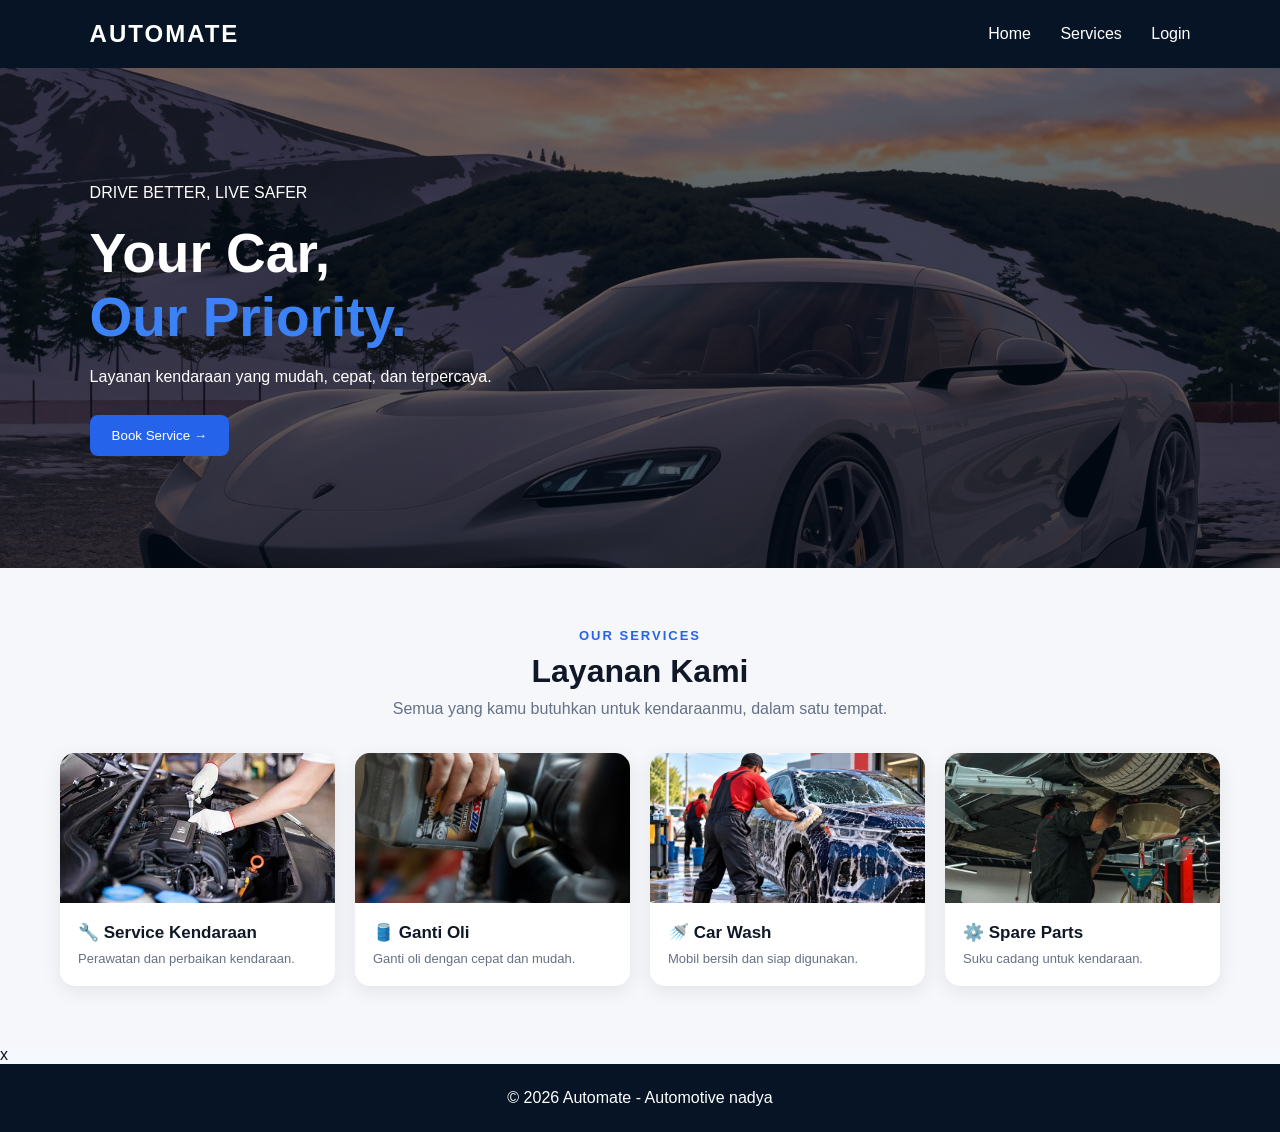
<file: NADYA PW/index.html>
<!DOCTYPE html>
<html lang="id">

<head>
    <meta charset="UTF-8">
    <meta name="viewport" content="width=device-width, initial-scale=1.0">

    <title>Automate</title>

    <link rel="stylesheet" href="css/style.css">
</head>
<body>

    <nav>
        <h1>AUTOMATE</h1>

        <div>
            <a href="index.html">Home</a>
            <a href="#services">Services</a>
            <a href="login.html">Login</a>
        </div>
    </nav>


    <section class="hero">

        <div>
            <p>DRIVE BETTER, LIVE SAFER</p>

            <h2>
                Your Car,<br>
                <span>Our Priority.</span>
            </h2>

            <p>
                Layanan kendaraan yang mudah,
                cepat, dan terpercaya.
            </p>

         <button id="bookBtn" type="button">
    Book Service →
</button>
        </div>

    </section>


 <section class="services" id="services">

    <p class="section-title">OUR SERVICES</p>
    <h2 id="judulLayanan">Layanan Kami</h2>
    <p class="section-desc">
        Semua yang kamu butuhkan untuk kendaraanmu, dalam satu tempat.
    </p>

    <div class="service-list">

        <div class="service-card">
            <img src="image/service.jpg" alt="Service Kendaraan">
            <h3>🔧 Service Kendaraan</h3>
            <p>Perawatan dan perbaikan kendaraan.</p>
        </div>

        <div class="service-card">
            <img src="image/gantioli.jpg" alt="Ganti Oli">
            <h3>🛢️ Ganti Oli</h3>
            <p>Ganti oli dengan cepat dan mudah.</p>
        </div>

        <div class="service-card">
            <img src="image/wash.jpg" alt="Car Wash">
            <h3>🚿 Car Wash</h3>
            <p>Mobil bersih dan siap digunakan.</p>
        </div>

        <div class="service-card">
            <img src="image/sparepats.jpg" alt="Spare Parts">
            <h3>⚙️ Spare Parts</h3>
            <p>Suku cadang untuk kendaraan.</p>
        </div>

    </div>

</section>x

<footer>
    © 2026 Automate - Automotive nadya
</footer>

<div id="toast" class="toast"></div>

<script src="js/script.js"></script>
</body>
</html>
</file>
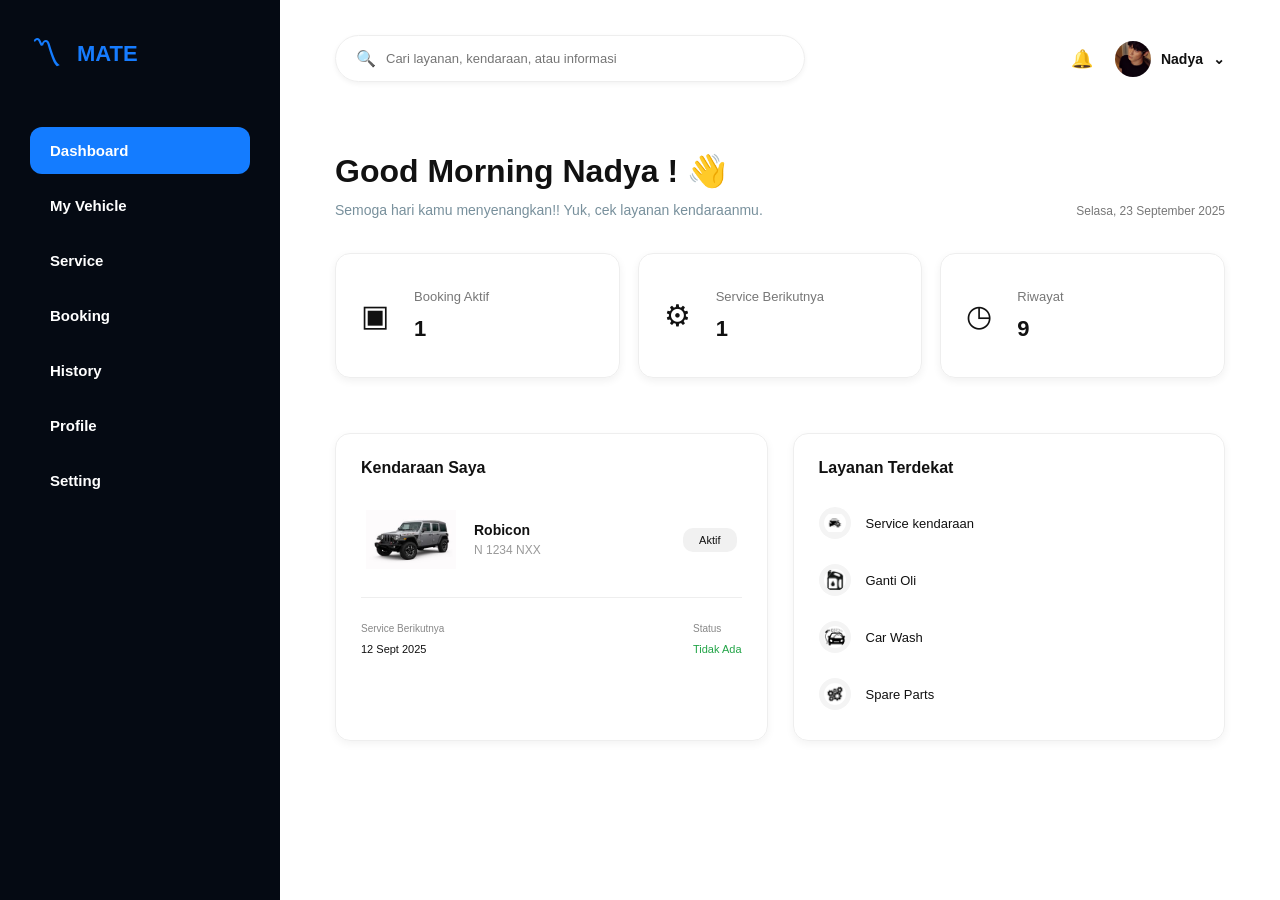
<file: NADYA PW/dashboard.html>
<!DOCTYPE html>
<html lang="id">
<head>
    <meta charset="UTF-8">
    <meta name="viewport" content="width=device-width, initial-scale=1.0">
    <title>MATE Dashboard</title>

    <link rel="stylesheet" href="css/dashboard.css">
</head>

<body>

    <!-- SIDEBAR -->
    <aside class="sidebar">

        <div class="logo">
            <span>〽</span>
            <b>MATE</b>
        </div>

        <nav>
            <a href="#" class="active">Dashboard</a>
            <a href="#">My Vehicle</a>
            <a href="#">Service</a>
            <a href="#">Booking</a>
            <a href="#">History</a>
            <a href="#">Profile</a>
            <a href="#">Setting</a>
        </nav>

    </aside>


    <!-- KONTEN UTAMA -->
    <main class="main">

        <!-- TOP BAR -->
        <header class="topbar">

            <div class="search">
                🔍
                <input
                    type="text"
                    placeholder="Cari layanan, kendaraan, atau informasi">
            </div>

            <div class="profile">

                <span class="bell">🔔</span>

                <img
                    src="image/Juyeon.jpg"
                    alt="Profile"
                    class="profile-photo">

                <span>Nadya</span>
                <span>⌄</span>

            </div>

        </header>


        <!-- SAPAAN -->
        <section class="welcome">

            <div>
                <h1>Good Morning Nadya ! 👋</h1>

                <p>
                    Semoga hari kamu menyenangkan!!
                    Yuk, cek layanan kendaraanmu.
                </p>
            </div>

            <span class="date">
                Selasa, 23 September 2025
            </span>

        </section>


        <!-- STATISTIK -->
        <section class="stats">

            <div class="stat-card">

                <div class="stat-icon">▣</div>

                <div>
                    <p>Booking Aktif</p>
                    <h2>1</h2>
                </div>

            </div>


            <div class="stat-card">

                <div class="stat-icon">⚙</div>

                <div>
                    <p>Service Berikutnya</p>
                    <h2>1</h2>
                </div>

            </div>


            <div class="stat-card">

                <div class="stat-icon">◷</div>

                <div>
                    <p>Riwayat</p>
                    <h2>9</h2>
                </div>

            </div>

        </section>


        <!-- BAGIAN BAWAH -->
        <section class="bottom">

            <!-- KENDARAAN -->
            <div class="box">

                <h3>Kendaraan Saya</h3>

                <div class="vehicle">

                    <img
                        src="image/robicon.jpg"
                        alt="Robicon"
                        class="car-photo">

                    <div class="vehicle-name">

                        <h4>Robicon</h4>

                        <p>N 1234 NXX</p>

                    </div>

                    <span class="vehicle-status">
                        Aktif
                    </span>

                </div>


                <div class="vehicle-detail">

                    <div>
                        <small>Service Berikutnya</small>
                        <p>12 Sept 2025</p>
                    </div>

                    <div>
                        <small>Status</small>
                        <p class="green">Tidak Ada</p>
                    </div>

                </div>

            </div>


            <!-- LAYANAN -->
            <div class="box">

                <h3>Layanan Terdekat</h3>

                <div class="service-list">

                    <div class="service-item">

                        <img
                            src="image/servicekendaraan.jpg "
                            alt="Service">

                        <span>
                            Service kendaraan
                        </span>

                    </div>


                    <div class="service-item">

                        <img
                            src="image/oli.jpg"
                            alt="Ganti Oli">

                        <span>
                            Ganti Oli
                        </span>

                    </div>


                    <div class="service-item">

                        <img
                            src="image/carwash.jpg"
                            alt="Car Wash">

                        <span>
                            Car Wash
                        </span>

                    </div>


                    <div class="service-item">

                        <img
                            src="image/spareptas.jpg"
                            alt="Spare Parts">

                        <span>
                            Spare Parts
                        </span>

                    </div>

                </div>

            </div>

        </section>

    </main>

</body>
</html>
</file>
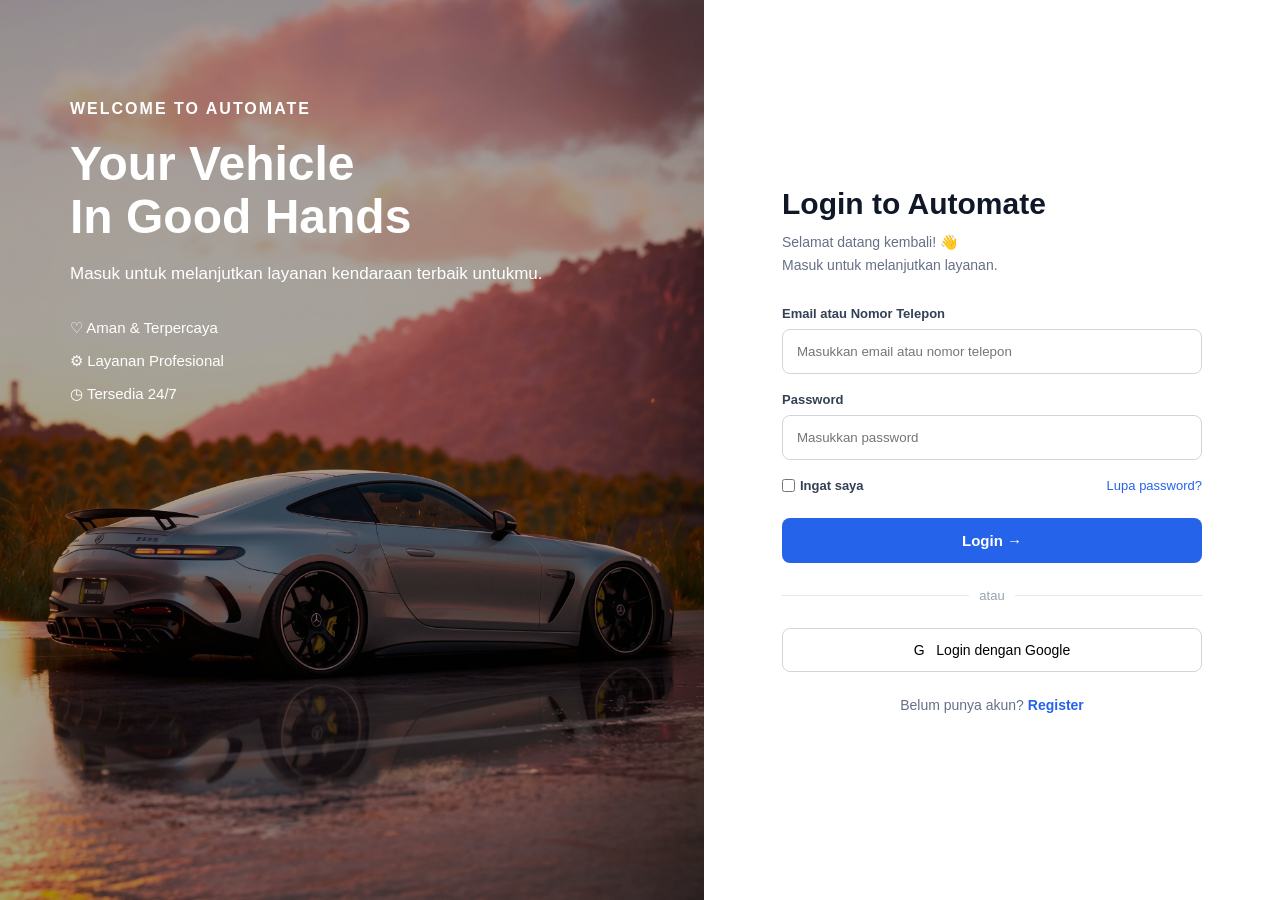
<file: NADYA PW/login.html>
<!DOCTYPE html>
<html lang="id">
<head>
    <meta charset="UTF-8">
    <meta name="viewport" content="width=device-width, initial-scale=1.0">

    <title>Login - Automate</title>

    <link rel="stylesheet" href="css/login.css">
</head>

<body>

    <div class="login-container">

        <!-- BAGIAN FOTO -->
        <div class="left">
            <div class="overlay">
                <h4>WELCOME TO AUTOMATE</h4>

                <h1>Your Vehicle<br>In Good Hands</h1>

                <p>
                    Masuk untuk melanjutkan layanan kendaraan terbaik untukmu.
                </p>

                <div class="features">
                    <span>♡ Aman & Terpercaya</span>
                    <span>⚙ Layanan Profesional</span>
                    <span>◷ Tersedia 24/7</span>
                </div>
            </div>
        </div>


        <!-- BAGIAN LOGIN -->
        <div class="right">

            <div class="login-box">

                <h2>Login to Automate</h2>

                <p class="welcome">
                    Selamat datang kembali! 👋<br>
                    Masuk untuk melanjutkan layanan.
                </p>

                <form>

                    <label>Email atau Nomor Telepon</label>

                    <input 
                        type="text" 
                        placeholder="Masukkan email atau nomor telepon"
                    >


                    <label>Password</label>

                    <input 
                        type="password" 
                        placeholder="Masukkan password"
                    >


                    <div class="remember">
                        <label>
                            <input type="checkbox">
                            Ingat saya
                        </label>

                        <a href="#">Lupa password?</a>
                    </div>


                    <button type="submit">
                        Login →
                    </button>

                </form>


                <div class="or">
                    <span>atau</span>
                </div>


                <button class="google">
                    G &nbsp; Login dengan Google
                </button>


                <p class="register">
                    Belum punya akun?
                    <a href="#">Register</a>
                </p>

            </div>

        </div>

    </div>

</body>
</html>
</file>
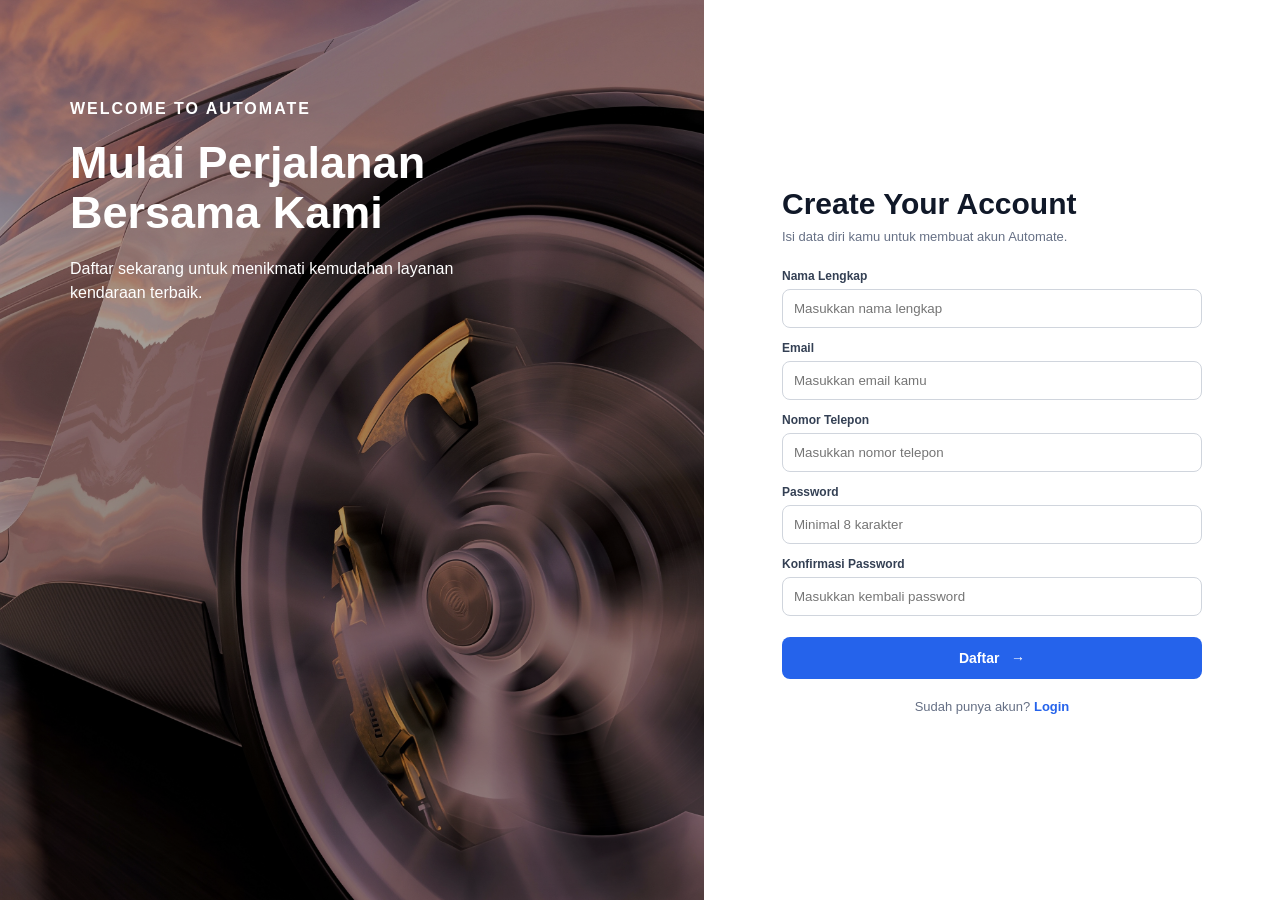
<file: NADYA PW/register.html>
<!DOCTYPE html>
<html lang="id">
<head>
    <meta charset="UTF-8">
    <meta name="viewport" content="width=device-width, initial-scale=1.0">

    <title>Register - Automate</title>

    <link rel="stylesheet" href="css/register.css">
</head>

<body>

    <div class="register-container">

        <!-- FOTO KIRI -->
        <div class="left">

            <div class="overlay">

                <h4>WELCOME TO AUTOMATE</h4>

                <h1>Mulai Perjalanan<br>Bersama Kami</h1>

                <p>
                    Daftar sekarang untuk menikmati kemudahan
                    layanan kendaraan terbaik.
                </p>

            </div>

        </div>


        <!-- FORM REGISTER -->
        <div class="right">

            <div class="register-box">

                <h2>Create Your Account</h2>

                <p class="subtitle">
                    Isi data diri kamu untuk membuat akun Automate.
                </p>


                <form>

                    <label>Nama Lengkap</label>

                    <input
                        type="text"
                        placeholder="Masukkan nama lengkap"
                    >


                    <label>Email</label>

                    <input
                        type="email"
                        placeholder="Masukkan email kamu"
                    >


                    <label>Nomor Telepon</label>

                    <input
                        type="text"
                        placeholder="Masukkan nomor telepon"
                    >


                    <label>Password</label>

                    <input
                        type="password"
                        placeholder="Minimal 8 karakter"
                    >


                    <label>Konfirmasi Password</label>

                    <input
                        type="password"
                        placeholder="Masukkan kembali password"
                    >


                    <button type="submit">
                        Daftar &nbsp; →
                    </button>

                </form>


                <p class="login">
                    Sudah punya akun?
                    <a href="login.html">Login</a>
                </p>

            </div>

        </div>

    </div>

</body>
</html>
</file>
<file: NADYA PW/css/style.css>
* {
    margin: 0;
    padding: 0;
    box-sizing: border-box;
}

body {
    font-family: Arial, sans-serif;
    background: #f5f8fc;
    color: #0b1220;
}


/* NAVBAR */

nav {
    background: #071426;
    color: white;

    padding: 20px 7%;

    display: flex;
    justify-content: space-between;
    align-items: center;
}

nav h1 {
    letter-spacing: 2px;
}

nav a {
    color: white;
    text-decoration: none;
    margin-left: 25px;
}


/* HERO */

.hero {
    min-height: 500px;

    padding: 80px 7%;

    display: flex;
    align-items: center;

    color: white;

    background:
        linear-gradient(
            rgba(3, 12, 25, .55),
            rgba(3, 12, 25, .70)
        ),
        url("../image/mobil.jpeg") center/cover;
}

.hero h2 {
    font-size: 55px;
    margin: 15px 0;
}

.hero h2 span {
    color: #3b82f6;
}

.hero p {
    line-height: 1.6;
}

button {
    margin-top: 25px;

    padding: 13px 22px;

    border: none;
    border-radius: 8px;

    background: #2563eb;
    color: white;

    cursor: pointer;
}


/* SERVICES */

.services {
    padding: 60px 7%;
    text-align: center;
}

.services h2 {
    margin: 10px 0 30px;
}

.service-list {
    display: grid;
    grid-template-columns: repeat(4, 1fr);
    gap: 20px;
}

.card {
    background: white;
    padding: 25px;

    border-radius: 15px;

    box-shadow: 0 5px 20px #00000015;
}

.card h3 {
    margin: 15px 0 10px;
}

.card p {
    color: #64748b;
}


/* FOOTER */

footer {
    padding: 25px;

    text-align: center;

    background: #071426;
    color: white;
}


/* HP */

@media (max-width: 700px) {

    nav {
        flex-direction: column;
        gap: 15px;
    }

    .service-list {
        grid-template-columns: 1fr 1fr;
    }

    .hero h2 {
        font-size: 40px;
    }
}

.services {
    padding: 60px;
    background: #f5f7fb;
    text-align: center;
}

.section-title {
    color: #2563eb;
    font-size: 13px;
    font-weight: bold;
    letter-spacing: 2px;
}

.services h2 {
    font-size: 32px;
    margin: 10px 0;
    color: #101828;
}

.section-desc {
    color: #667085;
    margin-bottom: 35px;
}

.service-list {
    display: grid;
    grid-template-columns: repeat(4, 1fr);
    gap: 20px;
}

.service-card {
    background: white;
    border-radius: 15px;
    overflow: hidden;
    text-align: left;
    box-shadow: 0 5px 20px rgba(0,0,0,0.08);
}

.service-card img {
    width: 100%;
    height: 150px;
    object-fit: cover;
}

.service-card h3 {
    font-size: 17px;
    margin: 15px 18px 8px;
    color: #101828;
}

.service-card p {
    font-size: 13px;
    color: #667085;
    margin: 0 18px 20px;
}
/* ================= DASHBOARD ================= */

.dashboard {
    display: flex;
    min-height: 100vh;
    background: #f4f7fc;
}

.sidebar {
    width: 230px;
    background: #06152b;
    color: white;
    padding: 30px 20px;
}

.sidebar h2 {
    margin-bottom: 40px;
}

.sidebar a {
    display: block;
    color: white;
    text-decoration: none;
    padding: 12px;
    margin-bottom: 8px;
    border-radius: 8px;
}

.sidebar a:hover,
.sidebar .active {
    background: #1769ff;
}

.user {
    margin-top: 80px;
    display: flex;
    flex-direction: column;
}

.user small {
    color: #9caec8;
}


/* KONTEN */

.dashboard-content {
    flex: 1;
    padding: 40px;
}

.dashboard-content h1 {
    color: #071a38;
}

.dashboard-content > p {
    color: #64748b;
}


/* CARD */

.dashboard-cards {
    display: grid;
    grid-template-columns: repeat(3, 1fr);
    gap: 20px;
    margin: 30px 0;
}

.dash-card {
    background: white;
    padding: 25px;
    border-radius: 12px;
    box-shadow: 0 5px 20px #0000000d;
}

.dash-card h3 {
    color: #64748b;
}

.dash-card strong {
    font-size: 30px;
    color: #1769ff;
}


/* KENDARAAN */

.vehicle-box,
.crud-box {
    background: white;
    padding: 25px;
    border-radius: 12px;
    margin-bottom: 25px;
}

.vehicle {
    display: flex;
    justify-content: space-between;
    align-items: center;
}

.vehicle span {
    background: #dcfce7;
    color: #15803d;
    padding: 6px 12px;
    border-radius: 20px;
}


/* CRUD */

.crud-box > button {
    background: #1769ff;
    color: white;
    border: none;
    padding: 10px 15px;
    border-radius: 7px;
    cursor: pointer;
    margin-bottom: 20px;
}

table {
    width: 100%;
    border-collapse: collapse;
}

th,
td {
    padding: 14px;
    border-bottom: 1px solid #e5e7eb;
    text-align: left;
}

th {
    color: #475569;
}

td button {
    border: none;
    padding: 7px 10px;
    border-radius: 5px;
    cursor: pointer;
}

td button:first-child {
    background: #dbeafe;
    color: #1769ff;
}

td button:last-child {
    background: #fee2e2;
    color: #dc2626;
}


/* RESPONSIVE */

@media (max-width: 768px) {

    .dashboard {
        flex-direction: column;
    }

    .sidebar {
        width: auto;
    }

    .dashboard-cards {
        grid-template-columns: 1fr;
    }

    .dashboard-content {
        padding: 20px;
        overflow-x: auto;
    }

    table {
        min-width: 600px;
    }
}

/* Kartu layanan */
.service-card {
    cursor: pointer;
    transition: 0.3s;
}

.service-card.selected {
    border: 2px solid #f39c12;
    transform: translateY(-5px);
}

/* Toast */
.toast {
    position: fixed;
    bottom: 30px;
    left: 50%;
    transform: translateX(-50%);
    background: #222;
    color: white;
    padding: 15px 25px;
    border-radius: 8px;
    visibility: hidden;
    opacity: 0;
    transition: opacity 0.3s;
    z-index: 9999;
}

.toast.show {
    visibility: visible;
    opacity: 1;
}
</file>
<file: NADYA PW/css/dashboard.css>
* {
    margin: 0;
    padding: 0;
    box-sizing: border-box;
}

body {
    font-family: Arial, sans-serif;
    background: #ffffff;
    color: #111;
}


/* =========================
   SIDEBAR
========================= */

.sidebar {
    position: fixed;
    left: 0;
    top: 0;

    width: 280px;
    height: 100vh;

    background: #050a13;
    color: white;

    padding: 35px 30px;
}


/* LOGO */

.logo {
    display: flex;
    align-items: center;
    gap: 15px;

    margin-bottom: 55px;

    font-size: 22px;
}

.logo span {
    color: #147cff;
    font-size: 32px;
}

.logo b {
    color: #167cff;
}


/* MENU */

.sidebar nav {
    display: flex;
    flex-direction: column;
    gap: 8px;
}

.sidebar nav a {
    text-decoration: none;
    color: white;

    padding: 15px 20px;

    border-radius: 12px;

    font-size: 15px;
    font-weight: bold;
}

.sidebar nav a:hover {
    background: #147cff;
}

.sidebar nav a.active {
    background: #147cff;
}


/* =========================
   MAIN
========================= */

.main {
    margin-left: 280px;

    min-height: 100vh;

    padding: 35px 55px;
}


/* =========================
   TOP BAR
========================= */

.topbar {
    display: flex;
    justify-content: space-between;
    align-items: center;

    margin-bottom: 70px;
}


/* SEARCH */

.search {
    width: 470px;

    border: 1px solid #eeeeee;

    border-radius: 30px;

    padding: 13px 20px;

    display: flex;
    align-items: center;
    gap: 10px;

    box-shadow: 0 2px 5px rgba(0,0,0,0.05);
}

.search input {
    border: none;
    outline: none;

    width: 100%;

    font-size: 13px;
}


/* PROFILE */

.profile {
    display: flex;
    align-items: center;
    gap: 10px;

    font-size: 14px;
    font-weight: bold;
}

.bell {
    font-size: 18px;
    margin-right: 12px;
}

.profile-photo {
    width: 36px;
    height: 36px;

    border-radius: 50%;

    object-fit: cover;
}


/* =========================
   WELCOME
========================= */

.welcome {
    display: flex;
    justify-content: space-between;
    align-items: end;

    margin-bottom: 35px;
}

.welcome h1 {
    font-size: 32px;
    margin-bottom: 12px;
}

.welcome p {
    color: #78909c;
    font-size: 14px;
}

.date {
    color: #777;
    font-size: 12px;
}


/* =========================
   STATISTICS
========================= */

.stats {
    display: grid;

    grid-template-columns:
        repeat(3, 1fr);

    gap: 18px;

    margin-bottom: 55px;
}


.stat-card {
    min-height: 125px;

    border: 1px solid #eeeeee;

    border-radius: 15px;

    display: flex;
    align-items: center;

    gap: 25px;

    padding: 25px;

    box-shadow:
        0 3px 8px rgba(0,0,0,0.06);
}

.stat-icon {
    font-size: 30px;
}

.stat-card p {
    color: #777;

    font-size: 13px;

    margin-bottom: 12px;
}

.stat-card h2 {
    font-size: 22px;
}


/* =========================
   BOTTOM
========================= */

.bottom {
    display: grid;

    grid-template-columns:
        1fr 1fr;

    gap: 25px;
}


/* BOX */

.box {
    border: 1px solid #eeeeee;

    border-radius: 15px;

    min-height: 260px;

    padding: 25px;

    box-shadow:
        0 3px 8px rgba(0,0,0,0.05);
}

.box h3 {
    font-size: 16px;

    margin-bottom: 25px;
}


/* =========================
   VEHICLE
========================= */

.vehicle {
    display: flex;
    align-items: center;

    gap: 18px;

    padding: 5px 5px 25px;

    border-bottom: 1px solid #eeeeee;
}


/* FOTO MOBIL */

.car-photo {
    width: 90px;
    height: 65px;

    object-fit: contain;
}


.vehicle-name h4 {
    font-size: 14px;

    margin-bottom: 5px;
}

.vehicle-name p {
    color: #999;

    font-size: 12px;
}


/* STATUS */

.vehicle-status {
    margin-left: auto;

    background: #f1f1f1;

    padding: 6px 16px;

    border-radius: 10px;

    font-size: 11px;
}


/* DETAIL MOBIL */

.vehicle-detail {
    display: flex;

    justify-content: space-between;

    padding-top: 20px;
}

.vehicle-detail small {
    color: #888;

    font-size: 10px;
}

.vehicle-detail p {
    margin-top: 7px;

    font-size: 11px;
}

.green {
    color: #22a447;
}


/* =========================
   SERVICES
========================= */

.service-list {
    display: flex;

    flex-direction: column;

    gap: 15px;
}


.service-item {
    display: flex;

    align-items: center;

    gap: 15px;

    padding: 5px 0;
}


.service-item img {
    width: 32px;
    height: 32px;

    object-fit: contain;

    border-radius: 50%;

    background: #f4f4f4;

    padding: 5px;
}


.service-item span {
    font-size: 13px;
}


/* =========================
   RESPONSIVE
========================= */

@media (max-width: 900px) {

    .sidebar {
        width: 210px;
    }

    .main {
        margin-left: 210px;

        padding: 25px;
    }

    .stats {
        grid-template-columns: 1fr;
    }

    .bottom {
        grid-template-columns: 1fr;
    }

    .search {
        width: 300px;
    }
}
</file>
<file: NADYA PW/css/login.css>
* {
    margin: 0;
    padding: 0;
    box-sizing: border-box;
}

body {
    font-family: Arial, sans-serif;
    background: #f5f7fb;
}

.login-container {
    display: flex;
    min-height: 100vh;
}


/* FOTO KIRI */

.left {
    width: 55%;

    background-image: url("../image/loginmobil.jpeg");

    background-size: cover;
    background-position: center;

    position: relative;
}

.overlay {
    position: absolute;
    inset: 0;

    background: rgba(0, 0, 0, 0.35);

    color: white;

    padding: 100px 70px;
}

.overlay h4 {
    color: #ffffff;
    letter-spacing: 2px;
    margin-bottom: 20px;
}

.overlay h1 {
    font-size: 48px;
    line-height: 1.1;
    margin-bottom: 20px;
}

.overlay p {
    font-size: 17px;
    margin-bottom: 35px;
}

.features {
    display: flex;
    flex-direction: column;
    gap: 15px;

    font-size: 15px;
}


/* LOGIN KANAN */

.right {
    width: 45%;

    display: flex;
    justify-content: center;
    align-items: center;

    background: white;
}

.login-box {
    width: 80%;
    max-width: 420px;
}

.login-box h2 {
    font-size: 30px;
    color: #101828;
    margin-bottom: 10px;
}

.welcome {
    color: #667085;
    font-size: 14px;
    line-height: 1.6;

    margin-bottom: 30px;
}


/* FORM */

form {
    display: flex;
    flex-direction: column;
}

form label {
    font-size: 13px;
    font-weight: bold;

    margin-bottom: 8px;

    color: #344054;
}

input[type="text"],
input[type="password"] {
    width: 100%;

    padding: 14px;

    border: 1px solid #d0d5dd;
    border-radius: 8px;

    margin-bottom: 18px;

    outline: none;
}

input[type="text"]:focus,
input[type="password"]:focus {
    border-color: #2563eb;
}


/* INGAT SAYA  */

.remember {
    display: flex;
    justify-content: space-between;
    align-items: center;

    font-size: 13px;

    margin-bottom: 25px;
}

.remember label {
    display: flex;
    align-items: center;
    gap: 5px;

    margin: 0;
}

.remember input {
    width: auto;
}

.remember a {
    color: #2563eb;
    text-decoration: none;
}


/* BUTTON LOGIN  */

form button {
    width: 100%;

    padding: 14px;

    border: none;
    border-radius: 8px;

    background: #2563eb;
    color: white;

    font-size: 15px;
    font-weight: bold;

    cursor: pointer;
}

form button:hover {
    background: #1d4ed8;
}


/* ATAU  */

.or {
    display: flex;
    align-items: center;
    gap: 10px;

    margin: 25px 0;

    color: #98a2b3;

    font-size: 13px;
}

.or::before,
.or::after {
    content: "";

    flex: 1;

    height: 1px;

    background: #e4e7ec;
}


/* GOOGLE */

.google {
    width: 100%;

    padding: 13px;

    border: 1px solid #d0d5dd;

    border-radius: 8px;

    background: white;

    cursor: pointer;

    font-size: 14px;
}

.google:hover {
    background: #f9fafb;
}


/* REGISTER */

.register {
    text-align: center;

    margin-top: 25px;

    font-size: 14px;

    color: #667085;
}

.register a {
    color: #2563eb;

    font-weight: bold;

    text-decoration: none;
}


/* RESPONSIVE  */

@media (max-width: 800px) {

    .login-container {
        flex-direction: column;
    }

    .left {
        width: 100%;
        height: 350px;
    }

    .right {
        width: 100%;
        padding: 50px 0;
    }

    .overlay {
        padding: 60px 30px;
    }

    .overlay h1 {
        font-size: 36px;
    }
}
</file>
<file: NADYA PW/css/register.css>
* {
    margin: 0;
    padding: 0;
    box-sizing: border-box;
}

body {
    font-family: Arial, sans-serif;
    background: #f5f7fb;
}

.register-container {
    display: flex;
    min-height: 100vh;
}


/* FOTO KIRI */

.left {
    width: 55%;

    background-image: url("../image/registermobil.jpeg");

    background-size: cover;
    background-position: center;

    position: relative;
}

.overlay {
    position: absolute;
    inset: 0;

    background: rgba(0, 0, 0, 0.35);

    color: white;

    padding: 100px 70px;
}

.overlay h4 {
    color: white;

    letter-spacing: 2px;

    margin-bottom: 20px;
}

.overlay h1 {
    font-size: 45px;

    line-height: 1.1;

    margin-bottom: 20px;
}

.overlay p {
    font-size: 16px;

    line-height: 1.5;

    max-width: 400px;
}


/* FORM KANAN */

.right {
    width: 45%;

    display: flex;

    justify-content: center;

    align-items: center;

    background: white;
}

.register-box {
    width: 80%;

    max-width: 420px;
}

.register-box h2 {
    font-size: 30px;

    color: #101828;

    margin-bottom: 8px;
}

.subtitle {
    color: #667085;

    font-size: 13px;

    margin-bottom: 25px;
}


/* INPUT */

form {
    display: flex;

    flex-direction: column;
}

form label {
    font-size: 12px;

    font-weight: bold;

    color: #344054;

    margin-bottom: 6px;
}

input {
    width: 100%;

    padding: 11px;

    border: 1px solid #d0d5dd;

    border-radius: 8px;

    margin-bottom: 13px;

    outline: none;
}

input:focus {
    border-color: #2563eb;
}


/* BUTTON */

button {
    width: 100%;

    padding: 13px;

    border: none;

    border-radius: 8px;

    background: #2563eb;

    color: white;

    font-size: 14px;

    font-weight: bold;

    cursor: pointer;

    margin-top: 8px;
}

button:hover {
    background: #1d4ed8;
}


/* LOGIN */

.login {
    text-align: center;

    margin-top: 20px;

    font-size: 13px;

    color: #667085;
}

.login a {
    color: #2563eb;

    font-weight: bold;

    text-decoration: none;
}


/* RESPONSIVE */

@media (max-width: 800px) {

    .register-container {
        flex-direction: column;
    }

    .left {
        width: 100%;

        height: 300px;
    }

    .right {
        width: 100%;

        padding: 40px 0;
    }

    .overlay {
        padding: 60px 30px;
    }

    .overlay h1 {
        font-size: 35px;
    }
}
</file>
